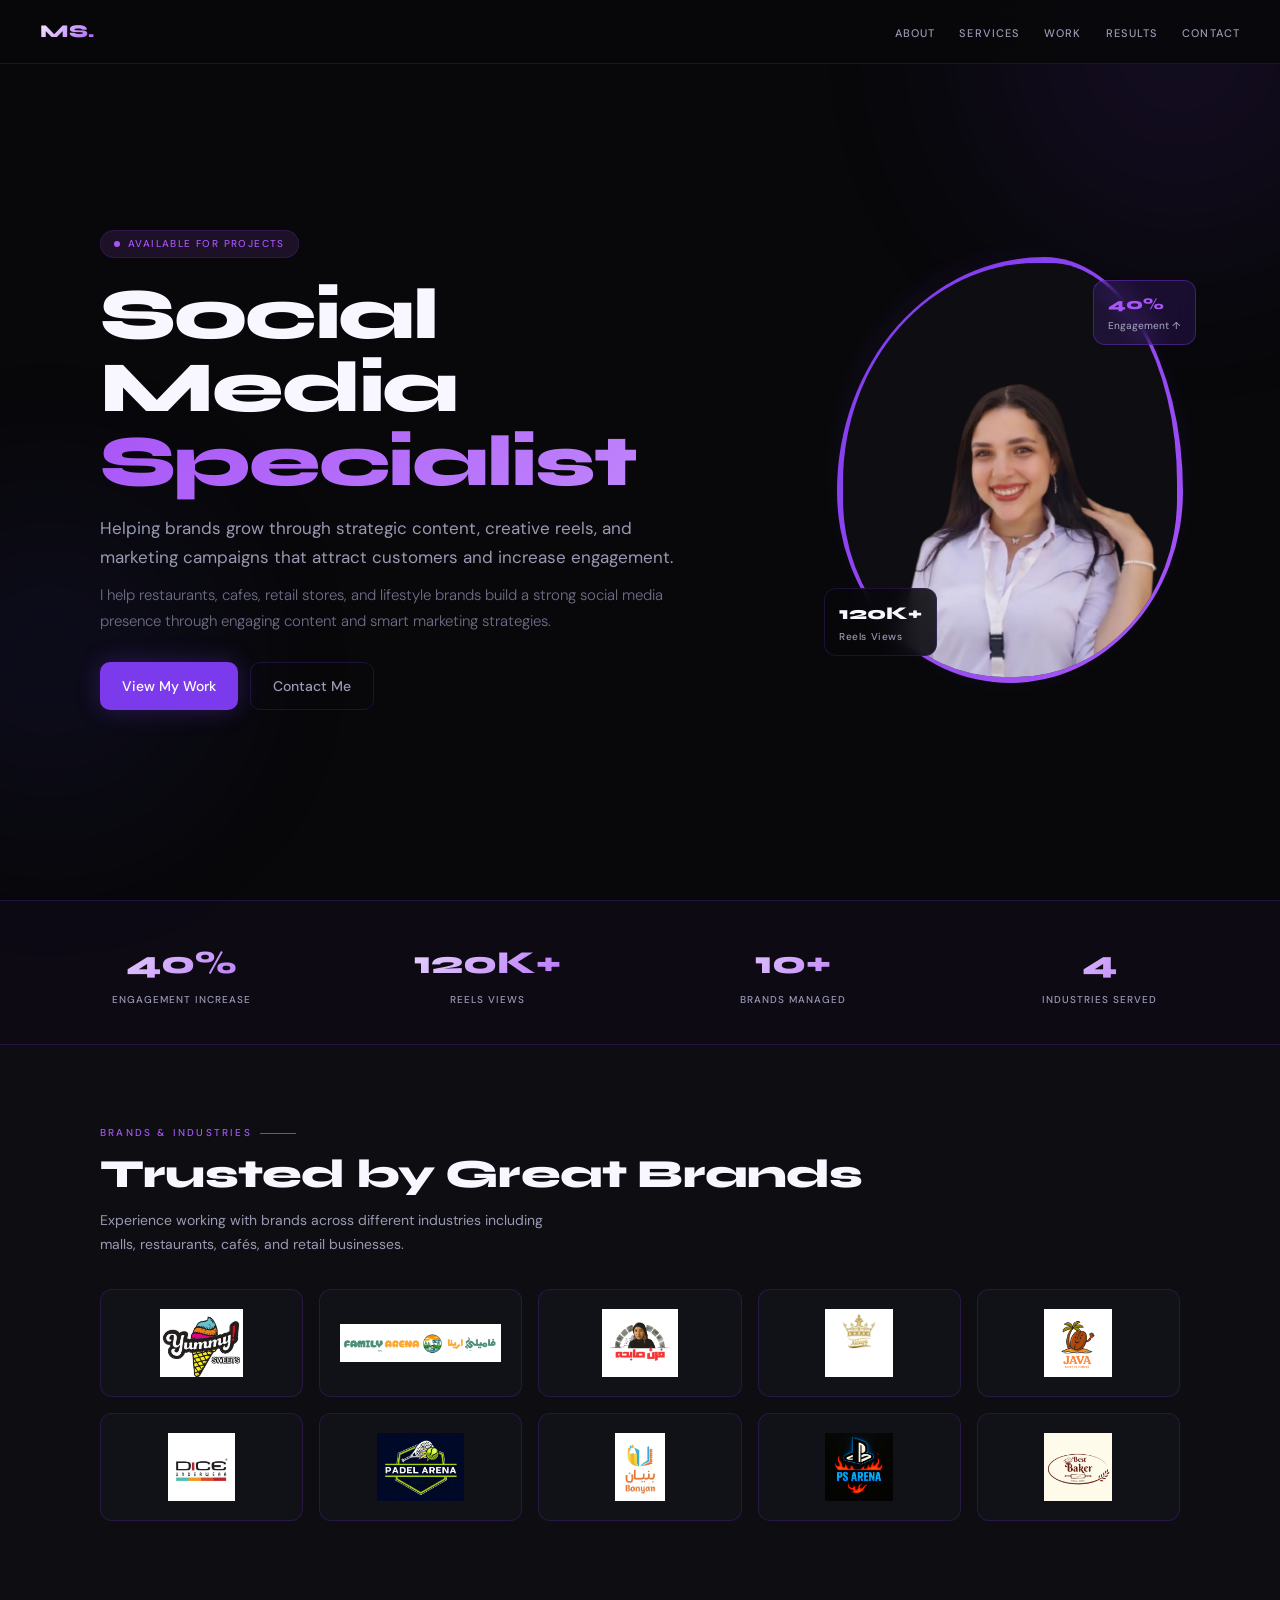
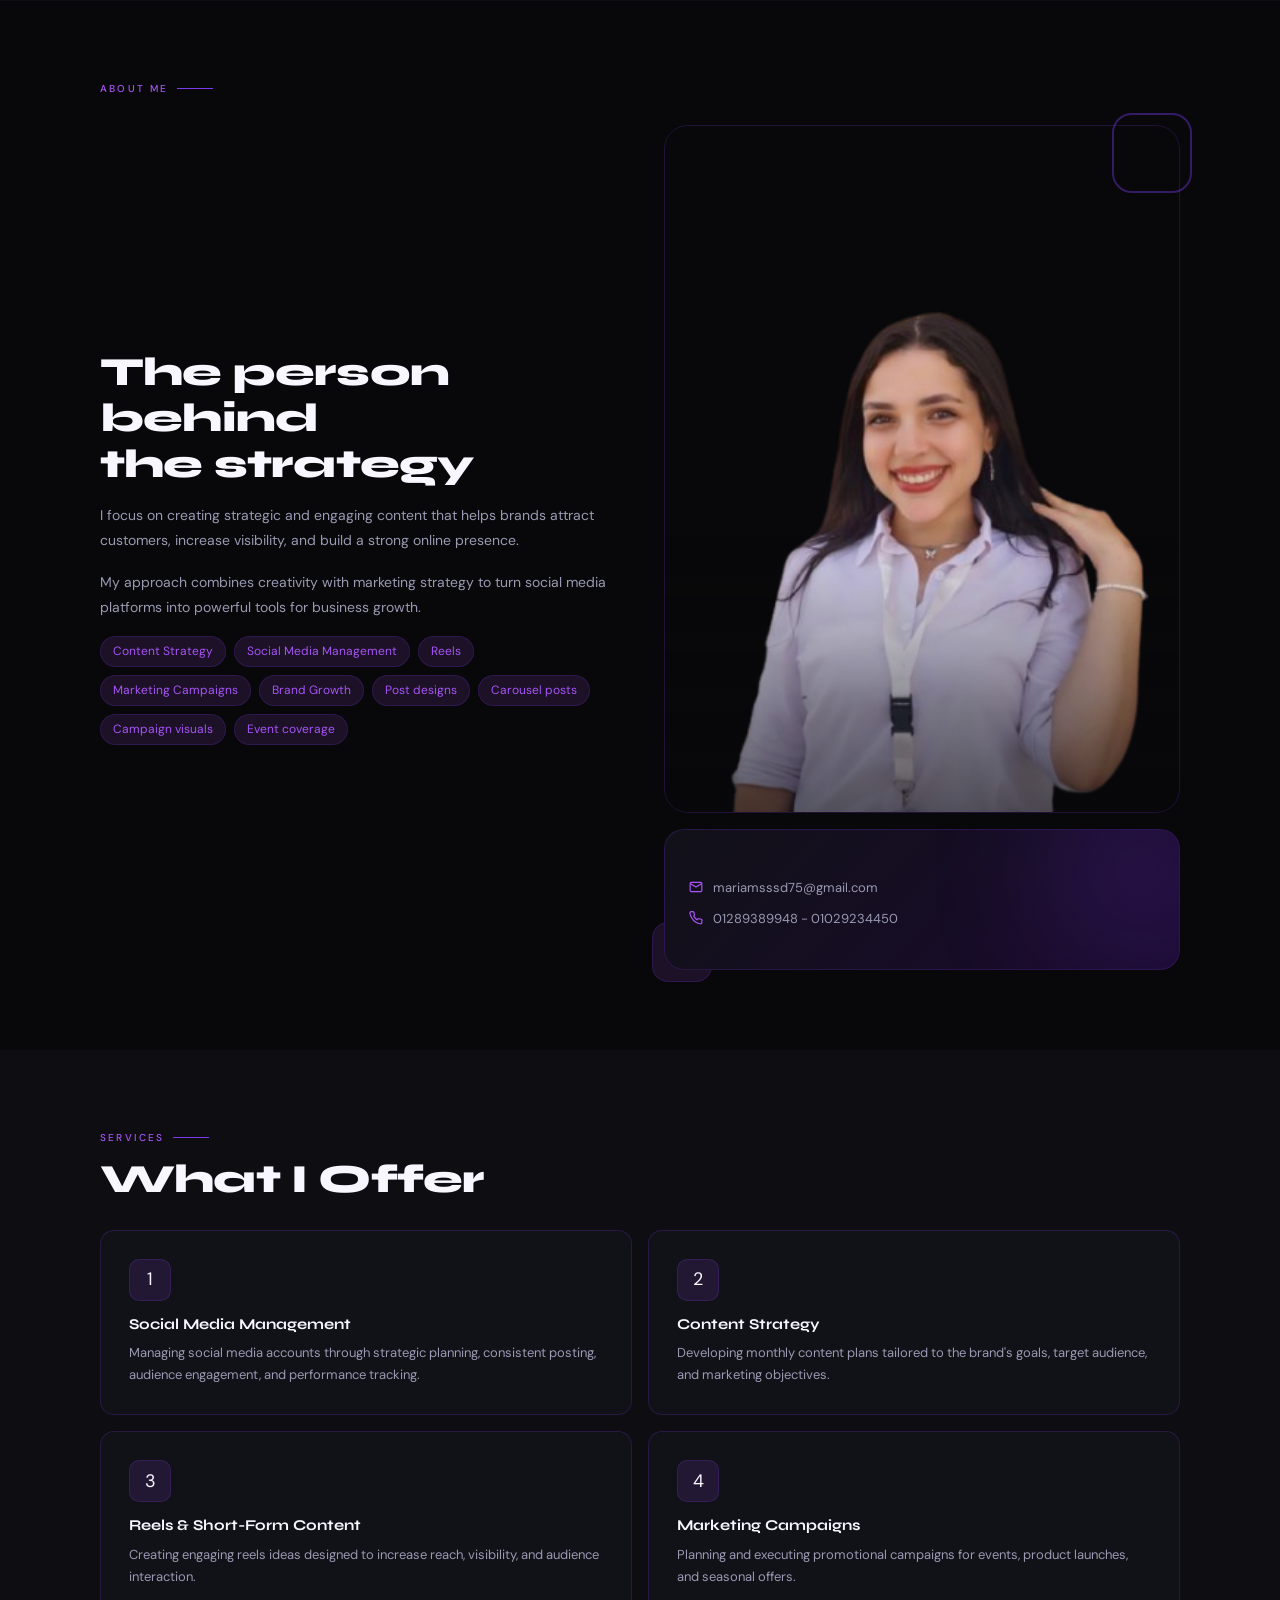
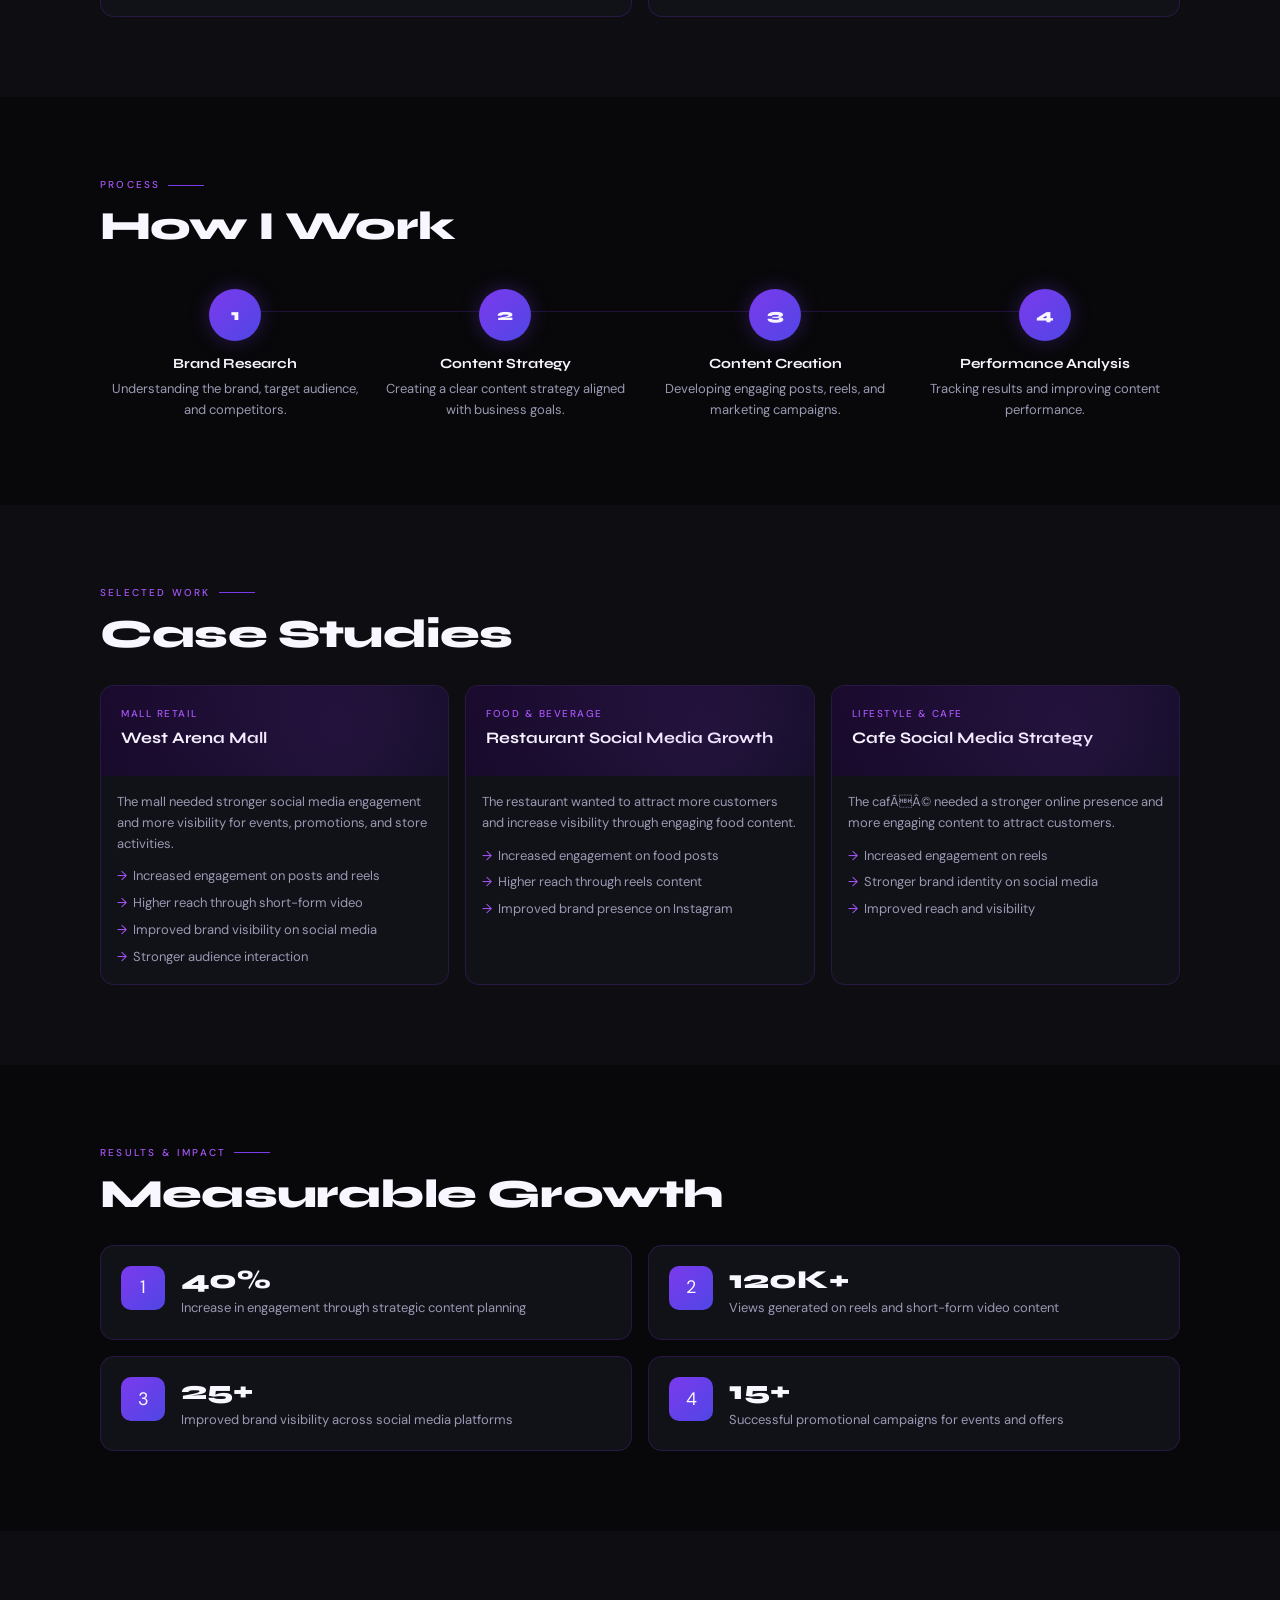
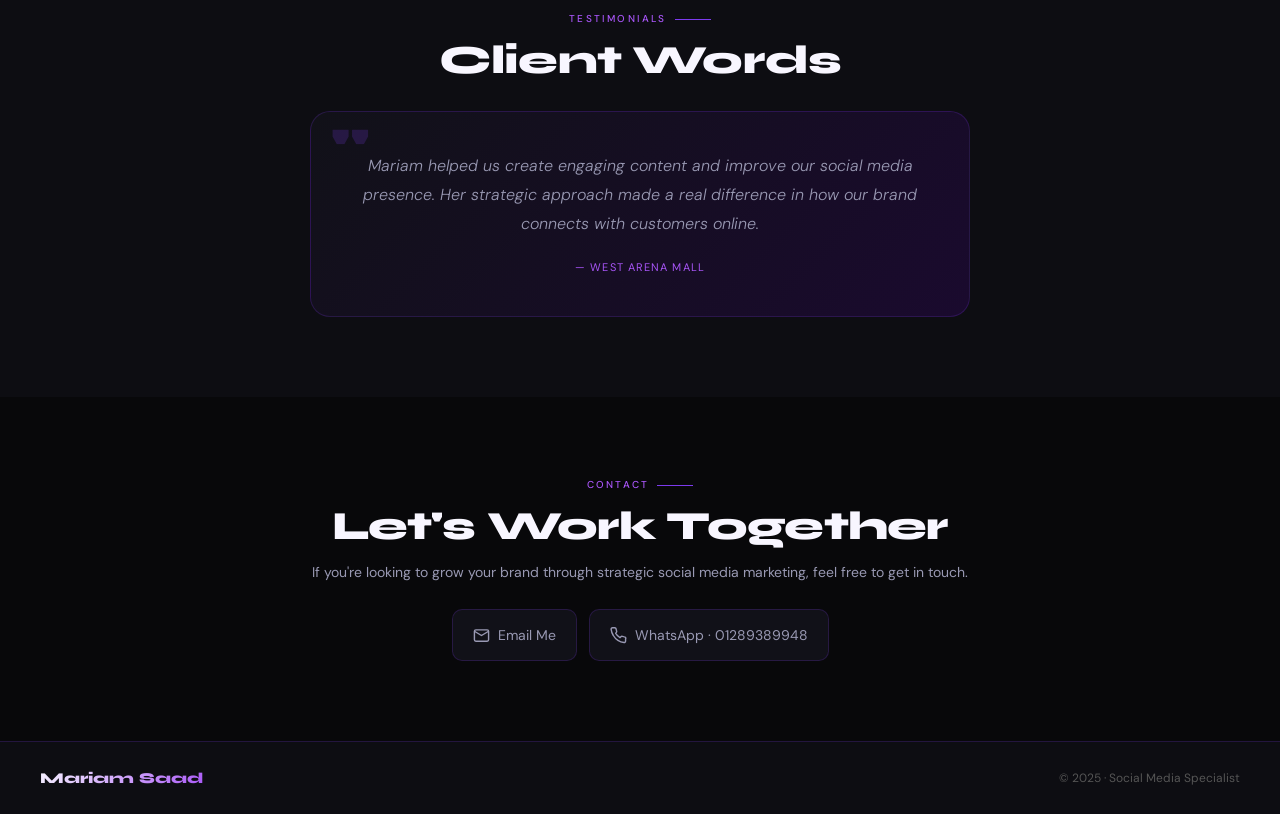
<file: index.html>
<!DOCTYPE html>
<html lang="en">
<head>
<meta charset="UTF-8">
<meta name="viewport" content="width=device-width, initial-scale=1.0">
<title>Mariam Saad — Social Media Specialist</title>
<link rel="preconnect" href="https://fonts.googleapis.com">
<link rel="preconnect" href="https://fonts.gstatic.com" crossorigin>
<link href="https://fonts.googleapis.com/css2?family=Syne:wght@700;800&family=DM+Sans:opsz,wght@9..40,300;9..40,400;9..40,500&display=swap" rel="stylesheet">
<link rel="stylesheet" href="style.css">
</head>
<body>

<div class="blob blob-1"></div>
<div class="blob blob-2"></div>

<nav>
  <div class="nav-logo">MS.</div>
  <ul class="nav-links">
    <li><a href="#about">About</a></li>
    <li><a href="#services">Services</a></li>
    <li><a href="#work">Work</a></li>
    <li><a href="#results">Results</a></li>
    <li><a href="#contact">Contact</a></li>
  </ul>
  <button class="hamburger" id="hbg" aria-label="Menu">
    <span></span><span></span><span></span>
  </button>
</nav>

<div class="mobile-menu" id="mm">
  <a href="#about" onclick="cm()">About</a>
  <a href="#services" onclick="cm()">Services</a>
  <a href="#work" onclick="cm()">Work</a>
  <a href="#results" onclick="cm()">Results</a>
  <a href="#contact" onclick="cm()">Contact</a>
</div>


<!-- HERO -->
<section>
<div class="hero">
  <div class="hero-inner">
    <div class="hc">
      <div class="badge"><span class="badge-dot"></span> <span id="hero-badge-text"></span></div>
      <h1 id="hero-title"></h1>
      <p class="hsub" id="hero-subtitle"></p>
      <p class="hdesc" id="hero-desc"></p>
      <div class="hbtns">
        <button class="btn1" onclick="document.getElementById('wmo').classList.add('active')">View My Work</button>
        <button class="btn2" onclick="document.getElementById('cmo').classList.add('active')">Contact Me</button>
      </div>
    </div>
    <div class="hero-photo">
      <div class="photo-wrap">
        <div class="photo-glow"></div>
        <div class="photo-ring"></div>
        <div class="photo-inner">
          <img src="img/image1.jpg" alt="mariam-saad">
        </div>
        <div class="photo-badge-1">
          <div>
            <div class="pb-num" id="hero-badge1-num"></div>
            <div class="pb-label" id="hero-badge1-label"></div>
          </div>
        </div>
        <div class="photo-badge-2">
          <div class="pb2-num" id="hero-badge2-num"></div>
          <div class="pb2-label" id="hero-badge2-label"></div>
        </div>
      </div>
    </div>
  </div>
</div>
</section>


<!-- STATS -->
<div class="stats" id="stats-section"></div>


<!-- BRANDS -->
<section class="csec">
<div class="si">
  <div class="sl">Brands &amp; Industries</div>
  <h2>Trusted by Great Brands</h2>
  <p style="color:var(--gray);max-width:480px;font-size:14px;line-height:1.7">Experience working with brands across different industries including malls, restaurants, cafés, and retail businesses.</p>
  <div class="cgrid">
    <div class="cc"><img src="img/image2.jpg" alt="mariam-saad"></div>
    <div class="cc"><img src="img/image3.jpg" alt="mariam-saad"></div>
    <div class="cc"><img src="img/image4.jpg" alt="mariam-saad"></div>
    <div class="cc"><img src="img/image5.jpg" alt="mariam-saad"></div>
    <div class="cc"><img src="img/image6.jpg" alt="mariam-saad"></div>
    <div class="cc"><img src="img/image7.jpg" alt="mariam-saad"></div>
    <div class="cc"><img src="img/image8.jpg" alt="mariam-saad"></div>
    <div class="cc"><img src="img/image9.jpg" alt="mariam-saad"></div>
    <div class="cc"><img src="img/image10.jpg" alt="mariam-saad"></div>
    <div class="cc"><img src="img/image11.jpg" alt="mariam-saad"></div>
  </div>
</div>
</section>


<!-- ABOUT -->
<section id="about">
<div class="si">
  <div class="sl">About Me</div>
  <div class="agrid">
    <div class="at">
      <h2>The person behind<br>the strategy</h2>
      <div id="about-paragraphs"></div>
      <div class="tags" id="about-tags"></div>
    </div>
    <div style="position:relative">
      <div class="about-photo-deco"></div>
      <div class="about-photo-deco2"></div>
      <div class="about-photo-wrap">
        <div class="about-photo-frame">
          <img src="img/image12.jpg" alt="mariam-saad">
        </div>
      </div>
      <div class="avis" style="margin-top:16px;">
        <div class="aname" id="about-name"></div>
        <div class="arole" id="about-role"></div>
        <div class="aci" id="about-email"></div>
        <div class="aci" id="about-phone"></div>
      </div>
    </div>
  </div>
</div>
</section>


<!-- SERVICES -->
<section id="services" class="ssec">
<div class="si">
  <div class="sl">Services</div>
  <h2>What I Offer</h2>
  <div class="sgrid" id="services-grid"></div>
</div>
</section>


<!-- PROCESS -->
<section>
<div class="si">
  <div class="sl">Process</div>
  <h2>How I Work</h2>
  <div class="ptk" id="process-grid"></div>
</div>
</section>


<!-- WORK -->
<section id="work" class="wsec">
<div class="si">
  <div class="sl">Selected Work</div>
  <h2>Case Studies</h2>
  <div class="wgrid" id="work-grid"></div>
</div>
</section>


<!-- RESULTS -->
<section id="results">
<div class="si">
  <div class="sl">Results &amp; Impact</div>
  <h2>Measurable Growth</h2>
  <div class="rgrid" id="results-grid"></div>
</div>
</section>


<!-- TESTIMONIALS -->
<section class="tsec">
<div class="si" style="text-align:center">
  <div class="sl" style="justify-content:center">Testimonials</div>
  <h2>Client Words</h2>
  <div class="tc">
    <div class="qm">"</div>
    <p class="tt" id="testimonial-text"></p>
    <p id="testimonial-author" style="margin-top:20px;color:var(--pl);font-size:11px;letter-spacing:.1em;text-transform:uppercase"></p>
  </div>
</div>
</section>


<!-- CONTACT -->
<section id="contact">
<div class="ctsec">
  <div class="sl" style="justify-content:center">Contact</div>
  <h2>Let's Work Together</h2>
  <p style="color:var(--gray);margin-top:12px;font-size:14px;line-height:1.7">If you're looking to grow your brand through strategic social media marketing, feel free to get in touch.</p>
  <div class="cls" id="contact-links"></div>
</div>
</section>

<footer>
  <div class="fn" id="footer-name">Mariam Saad</div>
  <p>© 2025 · Social Media Specialist</p>
</footer>


<!-- CONTACT MODAL -->
<div class="mo" id="cmo" onclick="if(event.target===this)this.classList.remove('active')">
  <div class="md">
    <div class="mh"></div>
    <button class="mc" onclick="document.getElementById('cmo').classList.remove('active')">✕</button>
    <h3>Get in Touch 👋</h3>
    <div id="contact-modal-links"></div>
  </div>
</div>


<!-- WORK MODAL -->
<div class="mo" id="wmo" onclick="if(event.target===this)this.classList.remove('active')">
  <div class="wmd">
    <div class="mh"></div>
    <button class="mc" onclick="document.getElementById('wmo').classList.remove('active')">✕</button>
    <p style="color:var(--pl);font-size:11px;letter-spacing:.15em;text-transform:uppercase;margin-bottom:6px" id="wmo-label"></p>
    <h3 id="wmo-title"></h3>
    <p style="color:var(--gray);font-size:13px;margin-top:8px;line-height:1.7" id="wmo-challenge"></p>
    <div class="wmg" id="wmo-grid"></div>
    <div style="margin-top:20px;padding-top:16px;border-top:1px solid var(--border)">
      <p style="color:var(--pl);font-size:11px;letter-spacing:.15em;text-transform:uppercase;margin-bottom:10px">Content Types</p>
      <div style="display:flex;gap:8px;flex-wrap:wrap" id="wmo-tags"></div>
    </div>
  </div>
</div>


<script>
// ── Nav / Hamburger ──────────────────────────────────────────────────────────
var hbg=document.getElementById('hbg'),mm=document.getElementById('mm');
hbg.addEventListener('click',function(){hbg.classList.toggle('open');mm.classList.toggle('open');});
function cm(){hbg.classList.remove('open');mm.classList.remove('open');}

// ── Scroll Animations ────────────────────────────────────────────────────────
if('IntersectionObserver' in window){
  var io=new IntersectionObserver(function(es){es.forEach(function(e){if(e.isIntersecting){e.target.style.opacity='1';e.target.style.transform='translateY(0)';}});},{threshold:.08});
  document.querySelectorAll('.sc,.wc,.rc,.cc,.ps2').forEach(function(el){el.style.opacity='0';el.style.transform='translateY(16px)';el.style.transition='opacity .5s ease, transform .5s ease';io.observe(el);});
}

// ── SVG ICONS ────────────────────────────────────────────────────────────────
var svgMail  = '<svg width="17" height="17" viewBox="0 0 24 24" fill="none" stroke="currentColor" stroke-width="2"><path d="M4 4h16c1.1 0 2 .9 2 2v12c0 1.1-.9 2-2 2H4c-1.1 0-2-.9-2-2V6c0-1.1.9-2 2-2z"/><polyline points="22,6 12,12 2,6"/></svg>';
var svgPhone = '<svg width="17" height="17" viewBox="0 0 24 24" fill="none" stroke="currentColor" stroke-width="2"><path d="M22 16.92v3a2 2 0 0 1-2.18 2 19.79 19.79 0 0 1-8.63-3.07A19.5 19.5 0 0 1 4.69 12 19.79 19.79 0 0 1 1.61 3.41 2 2 0 0 1 3.6 1h3a2 2 0 0 1 2 1.72 12.84 12.84 0 0 0 .7 2.81 2 2 0 0 1-.45 2.11L8.09 8.91a16 16 0 0 0 6 6l1.27-1.27a2 2 0 0 1 2.11-.45 12.84 12.84 0 0 0 2.81.7A2 2 0 0 1 22 16.92z"/></svg>';
var svgMail14= svgMail.replace('17','14').replace('17','14');
var svgPhone14=svgPhone.replace('17','14').replace('17','14');

// ── openWork (overridden after data loads) ───────────────────────────────────
function openWork(i){ document.getElementById('wmo').classList.add('active'); }

// ── LOAD DATA ────────────────────────────────────────────────────────────────
(async function(){
  var d;
  try {
    var res = await fetch('portfolio.json?v='+Date.now());
    if(!res.ok) throw new Error(res.status);
    d = await res.json();
  } catch(e) {
    console.warn('portfolio.json load failed:', e.message);
    return;
  }

  var $ = function(s){ return document.querySelector(s); };

  // ── HERO ──────────────────────────────────────────────────────────────────
  if(d.hero){
    var h = d.hero;
    var bt = document.getElementById('hero-badge-text');
    if(bt) bt.textContent = h.badge || '';
    var ht = document.getElementById('hero-title');
    if(ht) ht.innerHTML = (h.title_line1||'Social Media')+'<br><em>'+(h.title_line2||'Specialist')+'</em>';
    var hs = document.getElementById('hero-subtitle');
    if(hs) hs.textContent = h.subtitle || '';
    var hd = document.getElementById('hero-desc');
    if(hd) hd.textContent = h.description || '';
    document.title = 'Mariam Saad \u2014 '+(h.title_line1||'')+' '+(h.title_line2||'');
  }

  // ── HERO PHOTO BADGES ─────────────────────────────────────────────────────
  if(d.stats && d.stats.length >= 2){
    var b1n = document.getElementById('hero-badge1-num');
    var b1l = document.getElementById('hero-badge1-label');
    var b2n = document.getElementById('hero-badge2-num');
    var b2l = document.getElementById('hero-badge2-label');
    if(b1n) b1n.textContent = d.stats[1].number; // 120K+
    if(b1l) b1l.textContent = d.stats[1].label;
    if(b2n) b2n.textContent = d.stats[0].number; // 40%
    if(b2l) b2l.textContent = d.stats[0].label.replace(' Increase','') + ' ↑';
  }

  // ── STATS BAR ─────────────────────────────────────────────────────────────
  if(d.stats && d.stats.length){
    var sg = document.getElementById('stats-section');
    if(sg) sg.innerHTML = d.stats.map(function(s){
      return '<div class="stat"><div class="stn">'+s.number+'</div><div class="stl">'+s.label+'</div></div>';
    }).join('');
  }

  // ── ABOUT ─────────────────────────────────────────────────────────────────
  if(d.about){
    var a = d.about;

    // paragraphs
    var ap = document.getElementById('about-paragraphs');
    if(ap && a.paragraphs){
      ap.innerHTML = a.paragraphs.map(function(t){
        return '<p style="margin-top:16px">'+t+'</p>';
      }).join('');
    }

    // tags
    var at2 = document.getElementById('about-tags');
    if(at2 && a.tags){
      at2.innerHTML = a.tags.map(function(t){
        return '<span class="tag">'+t+'</span>';
      }).join('');
    }

    // contact card
    var ci = a.contact_info || {};
    var an = document.getElementById('about-name');   if(an) an.textContent = ci.name  || '';
    var ar = document.getElementById('about-role');   if(ar) ar.textContent = ci.role  || '';
    var ae = document.getElementById('about-email');
    if(ae && ci.email) ae.innerHTML = svgMail14 + ci.email;
    var aph = document.getElementById('about-phone');
    if(aph && ci.phone) aph.innerHTML = svgPhone14 + ci.phone;
  }

  // ── SERVICES ──────────────────────────────────────────────────────────────
  if(d.services && d.services.length){
    var sg2 = document.getElementById('services-grid');
    if(sg2) sg2.innerHTML = d.services.map(function(s){
      return '<div class="sc"><div class="si2">'+s.icon+'</div><div class="st">'+s.title+'</div><p class="sd">'+s.description+'</p></div>';
    }).join('');
  }

  // ── PROCESS ───────────────────────────────────────────────────────────────
  if(d.process && d.process.length){
    var pg = document.getElementById('process-grid');
    if(pg) pg.innerHTML = d.process.map(function(p){
      return '<div class="ps2"><div class="snum">'+p.step+'</div><div class="stit">'+p.title+'</div><p class="sds">'+p.description+'</p></div>';
    }).join('');
  }

  // ── WORK ──────────────────────────────────────────────────────────────────
  if(d.work && d.work.length){
    var wg = document.getElementById('work-grid');
    if(wg) wg.innerHTML = d.work.map(function(w,i){
      var results = (w.results||[]).map(function(r){return '<div class="wri">'+r+'</div>';}).join('');
      return '<div class="wc" style="cursor:pointer" onclick="openWork('+i+')">'
        +'<div class="wct"><div class="wl">'+w.label+'</div><div class="wtit">'+w.title+'</div></div>'
        +'<div class="wb"><p class="wch">'+w.challenge+'</p><div class="wrs">'+results+'</div></div>'
        +'</div>';
    }).join('');

    // override openWork with real data
    var workData = d.work;
    var contentTags = (d.about && d.about.tags) ? d.about.tags : [];
    window.openWork = function(i){
      var w = workData[i]; if(!w) return;
      var modal = document.getElementById('wmo'); if(!modal) return;
      var el = function(id){ return document.getElementById(id); };
      el('wmo-label').textContent    = w.label    || '';
      el('wmo-title').textContent    = w.title    || '';
      el('wmo-challenge').textContent= w.challenge|| '';
      // build wmg sections
      var sections = [
        {title:'The Challenge',  items:[w.challenge], type:'p'},
        {title:'Results',        items:w.results||[], type:'ul'}
      ];
      if(w.strategy) sections.splice(1,0,{title:'Strategy Focus', items:w.strategy, type:'ul'});
      el('wmo-grid').innerHTML = sections.map(function(s){
        var body = s.type==='p'
          ? '<p>'+s.items[0]+'</p>'
          : '<ul>'+s.items.map(function(r){return '<li>'+r+'</li>';}).join('')+'</ul>';
        return '<div class="wms"><h4>'+s.title+'</h4>'+body+'</div>';
      }).join('');
      // tags
      el('wmo-tags').innerHTML = (w.tags||contentTags).map(function(t){
        return '<span class="tag">'+t+'</span>';
      }).join('');
      modal.classList.add('active');
    };
  }

  // ── RESULTS ───────────────────────────────────────────────────────────────
  if(d.results && d.results.length){
    var rg = document.getElementById('results-grid');
    if(rg) rg.innerHTML = d.results.map(function(r){
      return '<div class="rc"><div class="ri">'+r.icon+'</div><div><div class="rn">'+r.number+'</div><div class="rt">'+r.label+'</div></div></div>';
    }).join('');
  }

  // ── TESTIMONIAL ───────────────────────────────────────────────────────────
  if(d.testimonial){
    var tt = document.getElementById('testimonial-text');
    var ta = document.getElementById('testimonial-author');
    if(tt) tt.textContent = d.testimonial.text   || '';
    if(ta) ta.textContent = '\u2014 ' + (d.testimonial.author || '');
  }

  // ── CONTACT ───────────────────────────────────────────────────────────────
  if(d.contact){
    var c = d.contact;
    var links = [];
    if(c.email)     links.push({href:'mailto:'+c.email, icon:svgMail,  label:'Email Me'});
    if(c.whatsapp){
      var nums = c.whatsapp.split(/[·,\/\s]+/).map(function(n){return n.replace(/\D/g,'');}).filter(Boolean);
      nums.forEach(function(n){links.push({href:'https://wa.me/'+n, icon:svgPhone, label:'WhatsApp · '+n.replace('20','0'), blank:true});});
    }
    if(c.instagram) links.push({href:c.instagram, icon:'📸', label:'Instagram', blank:true, emoji:true});
    if(c.facebook)  links.push({href:c.facebook,  icon:'📘', label:'Facebook',  blank:true, emoji:true});
    if(c.linkedin)  links.push({href:c.linkedin,  icon:'💼', label:'LinkedIn',  blank:true, emoji:true});
    if(c.tiktok)    links.push({href:c.tiktok,    icon:'🎵', label:'TikTok',    blank:true, emoji:true});

    var makeLink = function(x, cls){
      var icon = x.emoji ? '<span>'+x.icon+'</span>' : x.icon;
      return '<a href="'+x.href+'" class="'+cls+'"'+(x.blank?' target="_blank"':'')+'>'+icon+' '+x.label+'</a>';
    };

    var cl = document.getElementById('contact-links');
    if(cl) cl.innerHTML = links.map(function(x){return makeLink(x,'cl');}).join('');

    var cml = document.getElementById('contact-modal-links');
    if(cml) cml.innerHTML = links.map(function(x){return makeLink(x,'mci');}).join('');
  }

  // ── FOOTER ────────────────────────────────────────────────────────────────
  var fn = document.getElementById('footer-name');
  if(fn && d.about && d.about.contact_info && d.about.contact_info.name){
    fn.textContent = d.about.contact_info.name;
  }

  // re-run IntersectionObserver on newly rendered elements
  if('IntersectionObserver' in window){
    var io2=new IntersectionObserver(function(es){es.forEach(function(e){if(e.isIntersecting){e.target.style.opacity='1';e.target.style.transform='translateY(0)';}});},{threshold:.08});
    document.querySelectorAll('.sc,.wc,.rc,.ps2').forEach(function(el){
      if(el.style.opacity==='') {
        el.style.opacity='0';el.style.transform='translateY(16px)';el.style.transition='opacity .5s ease, transform .5s ease';io2.observe(el);
      }
    });
  }

})();
</script>
</body>
</html>
</file>
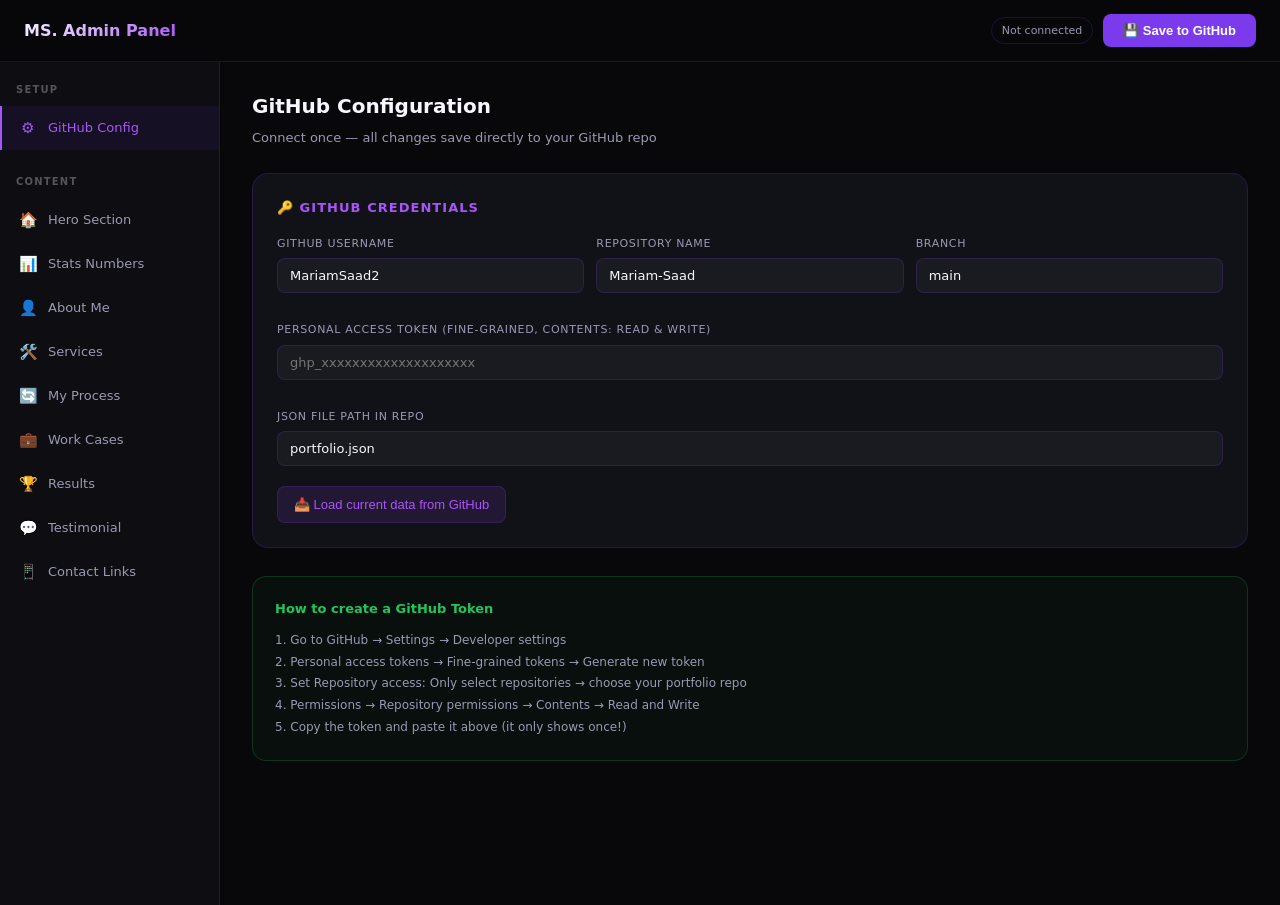
<file: admin.html>
<!DOCTYPE html>
<html lang="en">
<head>
<meta charset="UTF-8">
<meta name="viewport" content="width=device-width, initial-scale=1.0">
<title>Mariam Saad — Portfolio Admin</title>
<style>
:root {
  --black: #08080a;
  --deep: #0d0d12;
  --card: #111118;
  --purple: #7c3aed;
  --pl: #a855f7;
  --pg: rgba(124,58,237,.3);
  --ps: rgba(168,85,247,.12);
  --white: #f8f6ff;
  --gray: #9999b3;
  --border: rgba(124,58,237,.2);
  --green: #22c55e;
  --red: #ef4444;
}
*{margin:0;padding:0;box-sizing:border-box;}
body{background:var(--black);color:var(--white);font-family:'Segoe UI',system-ui,sans-serif;font-size:14px;line-height:1.6;}

/* TOP BAR */
.topbar{position:sticky;top:0;z-index:100;background:rgba(8,8,10,.95);backdrop-filter:blur(20px);border-bottom:1px solid var(--border);display:flex;align-items:center;justify-content:space-between;padding:14px 24px;}
.topbar-logo{font-weight:800;font-size:16px;background:linear-gradient(135deg,var(--white),var(--pl));-webkit-background-clip:text;-webkit-text-fill-color:transparent;background-clip:text;}
.topbar-actions{display:flex;align-items:center;gap:10px;}
.gh-status{font-size:11px;color:var(--gray);padding:4px 10px;border:1px solid var(--border);border-radius:20px;}
.gh-status.ok{color:var(--green);border-color:rgba(34,197,94,.3);}
.gh-status.err{color:var(--red);border-color:rgba(239,68,68,.3);}
.save-btn{background:var(--purple);color:#fff;border:none;border-radius:8px;padding:9px 20px;font-size:13px;font-weight:600;cursor:pointer;transition:opacity .2s;}
.save-btn:hover{opacity:.85;}
.save-btn:disabled{opacity:.4;cursor:not-allowed;}

/* LAYOUT */
.layout{display:grid;grid-template-columns:220px 1fr;min-height:calc(100vh - 57px);}

/* SIDEBAR */
.sidebar{background:var(--deep);border-right:1px solid var(--border);padding:20px 0;}
.sidebar-section{margin-bottom:24px;}
.sidebar-label{font-size:10px;font-weight:600;letter-spacing:.12em;text-transform:uppercase;color:#555;padding:0 16px;margin-bottom:8px;}
.nav-item{display:flex;align-items:center;gap:10px;padding:10px 16px;cursor:pointer;color:var(--gray);font-size:13px;border-left:2px solid transparent;transition:all .2s;}
.nav-item:hover{color:var(--white);background:rgba(124,58,237,.06);}
.nav-item.active{color:var(--pl);border-left-color:var(--pl);background:rgba(124,58,237,.08);}
.nav-item .icon{font-size:15px;width:20px;text-align:center;}

/* MAIN */
.main{padding:28px 32px;overflow-y:auto;}
.page{display:none;}
.page.active{display:block;}

/* GH CONFIG */
.gh-config{background:var(--card);border:1px solid var(--border);border-radius:16px;padding:24px;margin-bottom:28px;}
.gh-config-title{font-size:13px;font-weight:600;letter-spacing:.08em;text-transform:uppercase;color:var(--pl);margin-bottom:16px;}
.gh-grid{display:grid;grid-template-columns:1fr 1fr 1fr;gap:12px;}
.gh-grid-full{grid-column:1/-1;}

/* FORM ELEMENTS */
.field{margin-bottom:16px;}
.label{font-size:11px;font-weight:500;color:var(--gray);letter-spacing:.06em;text-transform:uppercase;margin-bottom:6px;display:block;}
input[type=text],input[type=email],input[type=password],input[type=url],textarea,select{
  width:100%;background:rgba(255,255,255,.04);border:1px solid var(--border);border-radius:8px;
  color:var(--white);font-size:13px;padding:9px 12px;font-family:inherit;transition:border-color .2s;
}
input:focus,textarea:focus{outline:none;border-color:var(--purple);}
textarea{resize:vertical;min-height:80px;}

/* SECTION CARDS */
.section-title{font-size:20px;font-weight:700;margin-bottom:6px;}
.section-sub{color:var(--gray);font-size:13px;margin-bottom:24px;}
.card{background:var(--card);border:1px solid var(--border);border-radius:14px;padding:22px;margin-bottom:14px;}
.card-header{display:flex;align-items:center;justify-content:space-between;margin-bottom:16px;}
.card-title{font-size:13px;font-weight:600;color:var(--pl);}
.del-btn{background:rgba(239,68,68,.12);border:1px solid rgba(239,68,68,.25);color:var(--red);border-radius:6px;padding:5px 10px;font-size:12px;cursor:pointer;transition:all .2s;}
.del-btn:hover{background:rgba(239,68,68,.2);}
.add-btn{display:flex;align-items:center;gap:8px;background:var(--ps);border:1px solid var(--border);border-radius:8px;color:var(--pl);font-size:13px;padding:10px 16px;cursor:pointer;transition:all .2s;margin-top:4px;}
.add-btn:hover{border-color:var(--purple);}
.two-col{display:grid;grid-template-columns:1fr 1fr;gap:12px;}
.three-col{display:grid;grid-template-columns:1fr 1fr 1fr;gap:12px;}

/* TAGS */
.tags-wrap{display:flex;flex-wrap:wrap;gap:8px;margin-top:8px;}
.tag-pill{display:flex;align-items:center;gap:6px;background:var(--ps);border:1px solid var(--border);border-radius:20px;padding:4px 10px;font-size:12px;color:var(--pl);}
.tag-pill button{background:none;border:none;cursor:pointer;color:var(--gray);font-size:14px;line-height:1;padding:0;}
.tag-input-row{display:flex;gap:8px;margin-top:10px;}
.tag-input-row input{flex:1;}

/* TOAST */
.toast{position:fixed;bottom:24px;right:24px;padding:12px 20px;border-radius:10px;font-size:13px;font-weight:500;z-index:999;transform:translateY(80px);opacity:0;transition:all .3s;}
.toast.success{background:#15803d;color:#fff;transform:translateY(0);opacity:1;}
.toast.error{background:#b91c1c;color:#fff;transform:translateY(0);opacity:1;}

/* RESULTS TABLE */
.results-row{display:grid;grid-template-columns:60px 100px 1fr;gap:12px;align-items:center;}
</style>
</head>
<body>

<div class="topbar">
  <div class="topbar-logo">MS. Admin Panel</div>
  <div class="topbar-actions">
    <span class="gh-status" id="ghStatus">Not connected</span>
    <button class="save-btn" id="saveBtn" onclick="saveToGitHub()">💾 Save to GitHub</button>
  </div>
</div>

<div class="layout">

  <!-- SIDEBAR -->
  <aside class="sidebar">
    <div class="sidebar-section">
      <div class="sidebar-label">Setup</div>
      <div class="nav-item active" onclick="showPage('github')"><span class="icon">⚙️</span> GitHub Config</div>
    </div>
    <div class="sidebar-section">
      <div class="sidebar-label">Content</div>
      <div class="nav-item" onclick="showPage('hero')"><span class="icon">🏠</span> Hero Section</div>
      <div class="nav-item" onclick="showPage('stats')"><span class="icon">📊</span> Stats Numbers</div>
      <div class="nav-item" onclick="showPage('about')"><span class="icon">👤</span> About Me</div>
      <div class="nav-item" onclick="showPage('services')"><span class="icon">🛠️</span> Services</div>
      <div class="nav-item" onclick="showPage('process')"><span class="icon">🔄</span> My Process</div>
      <div class="nav-item" onclick="showPage('work')"><span class="icon">💼</span> Work Cases</div>
      <div class="nav-item" onclick="showPage('results')"><span class="icon">🏆</span> Results</div>
      <div class="nav-item" onclick="showPage('testimonial')"><span class="icon">💬</span> Testimonial</div>
      <div class="nav-item" onclick="showPage('contact')"><span class="icon">📱</span> Contact Links</div>
    </div>
  </aside>

  <!-- MAIN -->
  <main class="main">

    <!-- GITHUB CONFIG PAGE -->
    <div class="page active" id="page-github">
      <div class="section-title">GitHub Configuration</div>
      <div class="section-sub">Connect once — all changes save directly to your GitHub repo</div>
      <div class="gh-config">
        <div class="gh-config-title">🔑 GitHub Credentials</div>
        <div class="gh-grid">
          <div class="field">
            <label class="label">GitHub Username</label>
            <input type="text" value="MariamSaad2" id="gh-user" placeholder="MariamSaad2" />
          </div>
          <div class="field">
            <label class="label">Repository Name</label>
            <input type="text" value="Mariam-Saad" id="gh-repo" placeholder="Mariam-Saad" />
          </div>
          <div class="field">
            <label class="label">Branch</label>
            <input type="text" id="gh-branch" value="main" />
          </div>
          <div class="field gh-grid-full">
            <label class="label">Personal Access Token (Fine-grained, Contents: Read & Write)</label>
            <input type="password" id="gh-token" placeholder="ghp_xxxxxxxxxxxxxxxxxxxx" />
          </div>
          <div class="field gh-grid-full">
            <label class="label">JSON File Path in Repo</label>
            <input type="text" id="gh-path" value="portfolio.json" />
          </div>
        </div>
        <button class="add-btn" onclick="loadFromGitHub()">📥 Load current data from GitHub</button>
      </div>
      <div class="card" style="border-color:rgba(34,197,94,.2);background:rgba(34,197,94,.04);">
        <div style="color:var(--green);font-size:13px;font-weight:600;margin-bottom:10px;">How to create a GitHub Token</div>
        <div style="color:var(--gray);font-size:12px;line-height:1.8;">
          1. Go to GitHub → Settings → Developer settings<br>
          2. Personal access tokens → Fine-grained tokens → Generate new token<br>
          3. Set Repository access: Only select repositories → choose your portfolio repo<br>
          4. Permissions → Repository permissions → Contents → Read and Write<br>
          5. Copy the token and paste it above (it only shows once!)
        </div>
      </div>
    </div>

    <!-- HERO PAGE -->
    <div class="page" id="page-hero">
      <div class="section-title">Hero Section</div>
      <div class="section-sub">The first thing visitors see on your portfolio</div>
      <div class="card">
        <div class="field"><label class="label">Badge Text (small top badge)</label><input type="text" id="hero-badge" placeholder="Available for projects" /></div>
        <div class="two-col">
          <div class="field"><label class="label">Title Line 1</label><input type="text" id="hero-title1" placeholder="Social Media" /></div>
          <div class="field"><label class="label">Title Line 2 (colored)</label><input type="text" id="hero-title2" placeholder="Specialist" /></div>
        </div>
        <div class="field"><label class="label">Subtitle (larger text under title)</label><textarea id="hero-subtitle" rows="2"></textarea></div>
        <div class="field"><label class="label">Description (smaller gray text)</label><textarea id="hero-description" rows="2"></textarea></div>
      </div>
    </div>

    <!-- STATS PAGE -->
    <div class="page" id="page-stats">
      <div class="section-title">Stats Numbers</div>
      <div class="section-sub">The 4 achievement numbers shown below the hero</div>
      <div id="stats-container"></div>
    </div>

    <!-- ABOUT PAGE -->
    <div class="page" id="page-about">
      <div class="section-title">About Me</div>
      <div class="section-sub">Your bio paragraphs, tags, and contact info in the about section</div>

      <div class="card">
        <div class="card-header"><div class="card-title">Bio Paragraphs</div></div>
        <div id="about-paragraphs"></div>
        <button class="add-btn" onclick="addParagraph()">+ Add Paragraph</button>
      </div>

      <div class="card">
        <div class="card-header"><div class="card-title">Skill Tags</div></div>
        <div id="about-tags" class="tags-wrap"></div>
        <div class="tag-input-row">
          <input type="text" id="new-tag" placeholder="e.g. Content Strategy" onkeydown="if(event.key==='Enter')addTag()" />
          <button class="add-btn" onclick="addTag()">+ Add</button>
        </div>
      </div>

      <div class="card">
        <div class="card-header"><div class="card-title">Contact Info (shown in About card)</div></div>
        <div class="three-col">
          <div class="field"><label class="label">Location</label><input type="text" id="about-location" placeholder="Cairo, Egypt" /></div>
          <div class="field"><label class="label">Email</label><input type="email" id="about-email" /></div>
          <div class="field"><label class="label">Phone</label><input type="text" id="about-phone" /></div>
        </div>
      </div>
    </div>

    <!-- SERVICES PAGE -->
    <div class="page" id="page-services">
      <div class="section-title">Services</div>
      <div class="section-sub">The services you offer — shown as cards</div>
      <div id="services-container"></div>
      <button class="add-btn" onclick="addService()">+ Add Service</button>
    </div>

    <!-- PROCESS PAGE -->
    <div class="page" id="page-process">
      <div class="section-title">My Process</div>
      <div class="section-sub">The step-by-step numbered process</div>
      <div id="process-container"></div>
      <button class="add-btn" onclick="addProcessStep()">+ Add Step</button>
    </div>

    <!-- WORK PAGE -->
    <div class="page" id="page-work">
      <div class="section-title">Work Cases</div>
      <div class="section-sub">Real client projects and results</div>
      <div id="work-container"></div>
      <button class="add-btn" onclick="addWorkCase()">+ Add Case Study</button>
    </div>

    <!-- RESULTS PAGE -->
    <div class="page" id="page-results">
      <div class="section-title">Results</div>
      <div class="section-sub">The 4 key result metrics shown in the results section</div>
      <div id="results-container"></div>
    </div>

    <!-- TESTIMONIAL PAGE -->
    <div class="page" id="page-testimonial">
      <div class="section-title">Testimonial</div>
      <div class="section-sub">The client quote shown on your portfolio</div>
      <div class="card">
        <div class="field"><label class="label">Quote Text</label><textarea id="testimonial-text" rows="4"></textarea></div>
        <div class="field"><label class="label">Author (name + role)</label><input type="text" id="testimonial-author" placeholder="Ahmed K., Restaurant Owner" /></div>
      </div>
    </div>

    <!-- CONTACT PAGE -->
    <div class="page" id="page-contact">
      <div class="section-title">Contact Links</div>
      <div class="section-sub">How clients can reach you</div>
      <div class="card">
        <div class="two-col">
          <div class="field"><label class="label">📧 Email</label><input type="email" id="contact-email" /></div>
          <div class="field"><label class="label">📱 WhatsApp Number</label><input type="text" id="contact-whatsapp" placeholder="+201000000000" /></div>
          <div class="field"><label class="label">📸 Instagram URL</label><input type="url" id="contact-instagram" placeholder="https://instagram.com/..." /></div>
          <div class="field"><label class="label">📘 Facebook URL</label><input type="url" id="contact-facebook" placeholder="https://facebook.com/..." /></div>
          <div class="field"><label class="label">💼 LinkedIn URL</label><input type="url" id="contact-linkedin" placeholder="https://linkedin.com/in/..." /></div>
          <div class="field"><label class="label">🎵 TikTok URL</label><input type="url" id="contact-tiktok" placeholder="https://tiktok.com/@..." /></div>
        </div>
      </div>
    </div>

  </main>
</div>

<div class="toast" id="toast"></div>

<script>
// ── STATE ──────────────────────────────────────────────────────────────────
let data = {};
let fileSha = null;
let aboutTags = [];
let workResults = {}; // store results arrays per work index

// ── NAVIGATION ────────────────────────────────────────────────────────────
function showPage(name) {
  document.querySelectorAll('.page').forEach(p => p.classList.remove('active'));
  document.querySelectorAll('.nav-item').forEach(n => n.classList.remove('active'));
  document.getElementById('page-' + name).classList.add('active');
  event.currentTarget.classList.add('active');
}

// ── GITHUB ────────────────────────────────────────────────────────────────
function ghConfig() {
  return {
    token: document.getElementById('gh-token').value.trim(),
    user: document.getElementById('gh-user').value.trim(),
    repo: document.getElementById('gh-repo').value.trim(),
    branch: document.getElementById('gh-branch').value.trim() || 'main',
    path: document.getElementById('gh-path').value.trim()
  };
}

async function loadFromGitHub() {
  const c = ghConfig();
  if (!c.token || !c.user || !c.repo) { toast('Fill in GitHub credentials first', 'error'); return; }
  toast('Loading from GitHub...', '');
  try {
    const res = await fetch(`https://api.github.com/repos/${c.user}/${c.repo}/contents/${c.path}?ref=${c.branch}`, {
      headers: { Authorization: `Bearer ${c.token}`, Accept: 'application/vnd.github.v3+json' }
    });
    if (!res.ok) throw new Error(`GitHub error: ${res.status}`);
    const json = await res.json();
    fileSha = json.sha;
    data = JSON.parse(atob(json.content.replace(/\n/g, '')));
    fillAllForms();
    setStatus('Connected', 'ok');
    toast('Data loaded successfully ✓', 'success');
  } catch(e) {
    setStatus('Error', 'err');
    toast(e.message, 'error');
  }
}

async function saveToGitHub() {
  const c = ghConfig();
  if (!c.token || !c.user || !c.repo) { toast('Fill in GitHub credentials first', 'error'); return; }
  const btn = document.getElementById('saveBtn');
  btn.disabled = true; btn.textContent = 'Saving...';
  collectAllData();
  const content = btoa(unescape(encodeURIComponent(JSON.stringify(data, null, 2))));
  const body = { message: 'Update portfolio content via admin panel', content, branch: c.branch };
  if (fileSha) body.sha = fileSha;
  try {
    const res = await fetch(`https://api.github.com/repos/${c.user}/${c.repo}/contents/${c.path}`, {
      method: 'PUT',
      headers: { Authorization: `Bearer ${c.token}`, Accept: 'application/vnd.github.v3+json', 'Content-Type': 'application/json' },
      body: JSON.stringify(body)
    });
    const json = await res.json();
    if (!res.ok) throw new Error(json.message || 'Save failed');
    fileSha = json.content.sha;
    toast('Saved to GitHub ✓ Portfolio updated!', 'success');
  } catch(e) {
    toast(e.message, 'error');
  } finally {
    btn.disabled = false; btn.textContent = '💾 Save to GitHub';
  }
}

function setStatus(text, cls) {
  const el = document.getElementById('ghStatus');
  el.textContent = text;
  el.className = 'gh-status ' + cls;
}

// ── FILL FORMS ────────────────────────────────────────────────────────────
function fillAllForms() {
  fillHero(); fillStats(); fillAbout(); fillServices(); fillProcess(); fillWork(); fillResults(); fillTestimonial(); fillContact();
}

function fillHero() {
  const h = data.hero || {};
  document.getElementById('hero-badge').value = h.badge || '';
  document.getElementById('hero-title1').value = h.title_line1 || '';
  document.getElementById('hero-title2').value = h.title_line2 || '';
  document.getElementById('hero-subtitle').value = h.subtitle || '';
  document.getElementById('hero-description').value = h.description || '';
}

function fillStats() {
  const stats = data.stats || [];
  const c = document.getElementById('stats-container');
  c.innerHTML = stats.map((s, i) => `
    <div class="card">
      <div class="card-header"><div class="card-title">Stat #${i+1}</div></div>
      <div class="two-col">
        <div class="field"><label class="label">Number / Value</label><input type="text" id="stat-num-${i}" value="${s.number || ''}" placeholder="50+" /></div>
        <div class="field"><label class="label">Label</label><input type="text" id="stat-label-${i}" value="${s.label || ''}" placeholder="Brands Served" /></div>
      </div>
    </div>`).join('');
}

function fillAbout() {
  const a = data.about || {};
  const paras = a.paragraphs || [];
  renderParagraphs(paras);
  aboutTags = [...(a.tags || [])];
  renderTags();
  const ci = a.contact_info || {};
  document.getElementById('about-location').value = ci.location || '';
  document.getElementById('about-email').value = ci.email || '';
  document.getElementById('about-phone').value = ci.phone || '';
}

function renderParagraphs(paras) {
  const c = document.getElementById('about-paragraphs');
  c.innerHTML = paras.map((p, i) => `
    <div style="display:flex;gap:8px;margin-bottom:10px;align-items:flex-start">
      <textarea id="para-${i}" rows="2" style="flex:1">${p}</textarea>
      <button class="del-btn" onclick="removeParagraph(${i})">✕</button>
    </div>`).join('');
}

function addParagraph() {
  const paras = getCurrentParagraphs();
  paras.push('');
  renderParagraphs(paras);
}

function removeParagraph(i) {
  const paras = getCurrentParagraphs();
  paras.splice(i, 1);
  renderParagraphs(paras);
}

function getCurrentParagraphs() {
  const paras = [];
  let i = 0;
  while (document.getElementById(`para-${i}`)) {
    paras.push(document.getElementById(`para-${i}`).value);
    i++;
  }
  return paras;
}

function renderTags() {
  document.getElementById('about-tags').innerHTML = aboutTags.map((t, i) =>
    `<span class="tag-pill">${t}<button onclick="removeTag(${i})">×</button></span>`).join('');
}

function addTag() {
  const inp = document.getElementById('new-tag');
  if (inp.value.trim()) { aboutTags.push(inp.value.trim()); inp.value = ''; renderTags(); }
}

function removeTag(i) { aboutTags.splice(i, 1); renderTags(); }

function fillServices() {
  const services = data.services || [];
  const c = document.getElementById('services-container');
  c.innerHTML = services.map((s, i) => `
    <div class="card" id="svc-${i}">
      <div class="card-header"><div class="card-title">Service ${i+1}</div><button class="del-btn" onclick="removeService(${i})">Delete</button></div>
      <div class="two-col">
        <div class="field"><label class="label">Icon (emoji)</label><input type="text" id="svc-icon-${i}" value="${s.icon || ''}" style="font-size:20px" /></div>
        <div class="field"><label class="label">Title</label><input type="text" id="svc-title-${i}" value="${s.title || ''}" /></div>
      </div>
      <div class="field"><label class="label">Description</label><textarea id="svc-desc-${i}" rows="2">${s.description || ''}</textarea></div>
    </div>`).join('');
}

function addService() {
  const services = collectServices();
  services.push({icon:'📌', title:'', description:''});
  data.services = services;
  fillServices();
}

function removeService(i) {
  const s = collectServices();
  s.splice(i, 1);
  data.services = s;
  fillServices();
}

function collectServices() {
  const s = [];
  let i = 0;
  while (document.getElementById(`svc-${i}`)) {
    s.push({
      icon: document.getElementById(`svc-icon-${i}`).value,
      title: document.getElementById(`svc-title-${i}`).value,
      description: document.getElementById(`svc-desc-${i}`).value
    });
    i++;
  }
  return s;
}

function fillProcess() {
  const steps = data.process || [];
  const c = document.getElementById('process-container');
  c.innerHTML = steps.map((s, i) => `
    <div class="card" id="proc-${i}">
      <div class="card-header"><div class="card-title">Step ${i+1}</div><button class="del-btn" onclick="removeProcessStep(${i})">Delete</button></div>
      <div class="three-col">
        <div class="field"><label class="label">Step Number</label><input type="text" id="proc-step-${i}" value="${s.step || ''}" placeholder="01" /></div>
        <div class="field" style="grid-column:2/-1"><label class="label">Title</label><input type="text" id="proc-title-${i}" value="${s.title || ''}" /></div>
      </div>
      <div class="field"><label class="label">Description</label><textarea id="proc-desc-${i}" rows="2">${s.description || ''}</textarea></div>
    </div>`).join('');
}

function addProcessStep() {
  const steps = collectProcess();
  steps.push({step: String(steps.length+1).padStart(2,'0'), title:'', description:''});
  data.process = steps;
  fillProcess();
}

function removeProcessStep(i) {
  const steps = collectProcess();
  steps.splice(i, 1);
  data.process = steps;
  fillProcess();
}

function collectProcess() {
  const s = [];
  let i = 0;
  while (document.getElementById(`proc-${i}`)) {
    s.push({
      step: document.getElementById(`proc-step-${i}`).value,
      title: document.getElementById(`proc-title-${i}`).value,
      description: document.getElementById(`proc-desc-${i}`).value
    });
    i++;
  }
  return s;
}

function fillWork() {
  const work = data.work || [];
  const c = document.getElementById('work-container');
  c.innerHTML = work.map((w, i) => {
    const results = w.results || [];
    return `
    <div class="card" id="work-${i}">
      <div class="card-header"><div class="card-title">Case Study ${i+1}</div><button class="del-btn" onclick="removeWorkCase(${i})">Delete</button></div>
      <div class="two-col">
        <div class="field"><label class="label">Category Label</label><input type="text" id="work-label-${i}" value="${w.label || ''}" placeholder="Restaurant / F&B" /></div>
        <div class="field"><label class="label">Client / Project Name</label><input type="text" id="work-title-${i}" value="${w.title || ''}" /></div>
      </div>
      <div class="field"><label class="label">Challenge</label><textarea id="work-challenge-${i}" rows="2">${w.challenge || ''}</textarea></div>
      <div class="field">
        <label class="label">Results (one per line)</label>
        <textarea id="work-results-${i}" rows="3">${results.join('\n')}</textarea>
      </div>
    </div>`;
  }).join('');
}

function addWorkCase() {
  const work = collectWork();
  work.push({label:'', title:'', challenge:'', results:[]});
  data.work = work;
  fillWork();
}

function removeWorkCase(i) {
  const work = collectWork();
  work.splice(i, 1);
  data.work = work;
  fillWork();
}

function collectWork() {
  const w = [];
  let i = 0;
  while (document.getElementById(`work-${i}`)) {
    w.push({
      label: document.getElementById(`work-label-${i}`).value,
      title: document.getElementById(`work-title-${i}`).value,
      challenge: document.getElementById(`work-challenge-${i}`).value,
      results: document.getElementById(`work-results-${i}`).value.split('\n').map(s=>s.trim()).filter(Boolean)
    });
    i++;
  }
  return w;
}

function fillResults() {
  const results = data.results || [];
  const c = document.getElementById('results-container');
  c.innerHTML = results.map((r, i) => `
    <div class="card">
      <div class="card-header"><div class="card-title">Result #${i+1}</div></div>
      <div class="three-col">
        <div class="field"><label class="label">Icon</label><input type="text" id="res-icon-${i}" value="${r.icon || ''}" style="font-size:20px" /></div>
        <div class="field"><label class="label">Number / Value</label><input type="text" id="res-num-${i}" value="${r.number || ''}" /></div>
        <div class="field" style="grid-column:span 1"></div>
      </div>
      <div class="field"><label class="label">Label Description</label><input type="text" id="res-label-${i}" value="${r.label || ''}" /></div>
    </div>`).join('');
}

function fillTestimonial() {
  const t = data.testimonial || {};
  document.getElementById('testimonial-text').value = t.text || '';
  document.getElementById('testimonial-author').value = t.author || '';
}

function fillContact() {
  const c = data.contact || {};
  document.getElementById('contact-email').value = c.email || '';
  document.getElementById('contact-whatsapp').value = c.whatsapp || '';
  document.getElementById('contact-instagram').value = c.instagram || '';
  document.getElementById('contact-facebook').value = c.facebook || '';
  document.getElementById('contact-linkedin').value = c.linkedin || '';
  document.getElementById('contact-tiktok').value = c.tiktok || '';
}

// ── COLLECT ALL DATA ──────────────────────────────────────────────────────
function collectAllData() {
  data.hero = {
    badge: document.getElementById('hero-badge').value,
    title_line1: document.getElementById('hero-title1').value,
    title_line2: document.getElementById('hero-title2').value,
    subtitle: document.getElementById('hero-subtitle').value,
    description: document.getElementById('hero-description').value
  };

  const statCount = (data.stats || []).length;
  data.stats = Array.from({length: statCount}, (_, i) => ({
    number: document.getElementById(`stat-num-${i}`)?.value || '',
    label: document.getElementById(`stat-label-${i}`)?.value || ''
  }));

  data.about = {
    paragraphs: getCurrentParagraphs(),
    tags: aboutTags,
    contact_info: {
      location: document.getElementById('about-location').value,
      email: document.getElementById('about-email').value,
      phone: document.getElementById('about-phone').value
    }
  };

  data.services = collectServices();
  data.process = collectProcess();
  data.work = collectWork();

  const resCount = (data.results || []).length;
  data.results = Array.from({length: resCount}, (_, i) => ({
    icon: document.getElementById(`res-icon-${i}`)?.value || '',
    number: document.getElementById(`res-num-${i}`)?.value || '',
    label: document.getElementById(`res-label-${i}`)?.value || ''
  }));

  data.testimonial = {
    text: document.getElementById('testimonial-text').value,
    author: document.getElementById('testimonial-author').value
  };

  data.contact = {
    email: document.getElementById('contact-email').value,
    whatsapp: document.getElementById('contact-whatsapp').value,
    instagram: document.getElementById('contact-instagram').value,
    facebook: document.getElementById('contact-facebook').value,
    linkedin: document.getElementById('contact-linkedin').value,
    tiktok: document.getElementById('contact-tiktok').value
  };
}

// ── TOAST ─────────────────────────────────────────────────────────────────
function toast(msg, type) {
  const el = document.getElementById('toast');
  el.textContent = msg;
  el.className = 'toast ' + type;
  if (type) setTimeout(() => { el.className = 'toast'; }, 3500);
}

// ── INIT ──────────────────────────────────────────────────────────────────
// Load from localStorage if previously saved
const saved = localStorage.getItem('ms_gh_config');
if (saved) {
  const cfg = JSON.parse(saved);
  document.getElementById('gh-user').value = cfg.user || '';
  document.getElementById('gh-repo').value = cfg.repo || '';
  document.getElementById('gh-branch').value = cfg.branch || 'main';
  document.getElementById('gh-path').value = cfg.path || 'portfolio.json';
}

// Auto-save GitHub config (not the token) to localStorage
['gh-user','gh-repo','gh-branch','gh-path'].forEach(id => {
  document.getElementById(id).addEventListener('change', () => {
    localStorage.setItem('ms_gh_config', JSON.stringify({
      user: document.getElementById('gh-user').value,
      repo: document.getElementById('gh-repo').value,
      branch: document.getElementById('gh-branch').value,
      path: document.getElementById('gh-path').value
    }));
  });
});
</script>
</body>
</html>
</file>
<file: style.css>
:root {
  --black: #08080a;
  --deep: #0d0d12;
  --card: #111118;
  --purple: #7c3aed;
  --pl: #a855f7;
  --pg: rgba(124,58,237,.3);
  --ps: rgba(168,85,247,.12);
  --white: #f8f6ff;
  --gray: #9999b3;
  --border: rgba(124,58,237,.2);
  
  --fs-xs:   11px;
  --fs-sm:   13px;
  --fs-base: 15px;
  --fs-md:   17px;
  --fs-lg:   22px;
  --fs-xl:   28px;
  --fs-2xl:  36px;
  --fs-3xl:  48px;
  --fs-hero: 56px;
  
  --lh-tight: 1.05;
  --lh-snug:  1.3;
  --lh-norm:  1.6;
  --lh-loose: 1.8;
}
*{margin:0;padding:0;box-sizing:border-box;}
html{scroll-behavior:smooth;-webkit-text-size-adjust:100%;text-size-adjust:100%;}
body{
  background:var(--black);color:var(--white);
  font-family:'DM Sans','Segoe UI',system-ui,-apple-system,sans-serif;
  font-weight:400;font-size:var(--fs-base);
  line-height:var(--lh-norm);
  overflow-x:hidden;
  -webkit-font-smoothing:antialiased;
}


.blob{position:fixed;border-radius:50%;filter:blur(100px);pointer-events:none;z-index:0;opacity:.1;animation:drift 12s ease-in-out infinite alternate;}
.blob-1{width:400px;height:400px;background:var(--purple);top:-150px;right:-100px;}
.blob-2{width:300px;height:300px;background:#4f46e5;bottom:10%;left:-100px;animation-delay:-5s;}
@keyframes drift{to{transform:translate(25px,20px) scale(1.1);}}


nav{
  position:fixed;top:0;left:0;right:0;height:56px;
  display:flex;align-items:center;justify-content:space-between;
  padding:0 16px;z-index:100;
  background:rgba(8,8,10,.92);
  backdrop-filter:blur(20px);-webkit-backdrop-filter:blur(20px);
  border-bottom:1px solid var(--border);
}
.nav-logo{font-family:'Syne',sans-serif;font-weight:800;font-size:17px;letter-spacing:.04em;background:linear-gradient(135deg,var(--white),var(--pl));-webkit-background-clip:text;-webkit-text-fill-color:transparent;background-clip:text;}
.nav-links{display:none;gap:24px;list-style:none;}
.nav-links a{color:var(--gray);text-decoration:none;font-size:11px;font-weight:500;letter-spacing:.1em;text-transform:uppercase;transition:color .2s;}
.nav-links a:hover{color:var(--pl);}
.hamburger{display:flex;flex-direction:column;gap:5px;background:none;border:none;cursor:pointer;padding:8px;-webkit-tap-highlight-color:transparent;}
.hamburger span{display:block;width:22px;height:2px;background:var(--gray);border-radius:2px;transition:all .3s;}
.hamburger.open span:nth-child(1){transform:translateY(7px) rotate(45deg);}
.hamburger.open span:nth-child(2){opacity:0;}
.hamburger.open span:nth-child(3){transform:translateY(-7px) rotate(-45deg);}
.mobile-menu{
  position:fixed;top:56px;left:0;right:0;z-index:99;
  background:rgba(8,8,10,.97);backdrop-filter:blur(20px);-webkit-backdrop-filter:blur(20px);
  border-bottom:1px solid var(--border);
  transform:translateY(-110%);transition:transform .3s ease;
}
.mobile-menu.open{transform:translateY(0);}
.mobile-menu a{display:block;padding:14px 16px;color:var(--gray);text-decoration:none;font-size:13px;font-weight:500;letter-spacing:.08em;text-transform:uppercase;border-bottom:1px solid rgba(124,58,237,.1);}
.mobile-menu a:last-child{border-bottom:none;}
.mobile-menu a:active{color:var(--pl);}

@media(min-width:768px){
  nav{height:64px;padding:0 40px;}
  .nav-logo{font-size:18px;}
  .nav-links{display:flex;}
  .hamburger,.mobile-menu{display:none;}
}


section{position:relative;z-index:1;}
.si{max-width:1160px;margin:0 auto;padding:56px 16px;}
@media(min-width:768px){.si{padding:80px 40px;}}
.sl{font-size:10px;font-weight:500;letter-spacing:.22em;text-transform:uppercase;color:var(--pl);margin-bottom:10px;display:flex;align-items:center;gap:8px;}
.sl::after{content:'';flex:1;max-width:36px;height:1px;background:var(--purple);}
h2{font-family:'Syne',sans-serif;font-size:26px;font-weight:800;letter-spacing:-.02em;margin-bottom:12px;line-height:1.15;}
@media(min-width:600px){h2{font-size:32px;}}
@media(min-width:900px){h2{font-size:40px;}}



.hero{min-height:100vh;min-height:100svh;display:flex;align-items:center;padding:72px 16px 40px;max-width:1160px;margin:0 auto;}
@media(min-width:768px){.hero{padding:96px 40px 56px;}}
.hero-inner{display:flex;flex-direction:column;align-items:center;gap:40px;width:100%;}
@media(min-width:900px){.hero-inner{flex-direction:row;align-items:center;justify-content:space-between;gap:60px;}}


.hero-photo{flex-shrink:0;display:flex;justify-content:center;order:-1;}
@media(min-width:900px){.hero-photo{order:1;}}
.photo-wrap{
  position:relative;
  width:260px;height:320px;
}
@media(min-width:480px){.photo-wrap{width:300px;height:370px;}}
@media(min-width:900px){.photo-wrap{width:340px;height:420px;}}
.photo-glow{
  position:absolute;inset:-20px;
  background:radial-gradient(ellipse at center, rgba(124,58,237,.45) 0%, transparent 70%);
  border-radius:50%;
  z-index:0;
  animation:photoGlow 4s ease-in-out infinite alternate;
}
@keyframes photoGlow{from{opacity:.6;transform:scale(1);}to{opacity:1;transform:scale(1.06);}}
.photo-ring{
  position:absolute;inset:-3px;
  border-radius:60% 40% 50% 50% / 55% 55% 45% 45%;
  background:linear-gradient(135deg,var(--purple),var(--pl),#6366f1,var(--purple));
  background-size:300% 300%;
  animation:ringRotate 6s linear infinite;
  z-index:1;
}
@keyframes ringRotate{0%{background-position:0% 50%;}50%{background-position:100% 50%;}100%{background-position:0% 50%;}}
.photo-inner{
  position:absolute;inset:3px;
  border-radius:58% 38% 48% 48% / 53% 53% 43% 43%;
  overflow:hidden;
  z-index:2;
  background:var(--deep);
}
.photo-inner img{
  width:100%;height:100%;
  object-fit:cover;
  object-position:center top;
  display:block;
}
.photo-badge-1{
  position:absolute;bottom:24px;left:-16px;z-index:3;
  background:rgba(8,8,10,.85);
  backdrop-filter:blur(12px);-webkit-backdrop-filter:blur(12px);
  border:1px solid var(--border);border-radius:12px;
  padding:10px 14px;
  display:flex;align-items:center;gap:8px;
  white-space:nowrap;
}
.photo-badge-2{
  position:absolute;top:20px;right:-16px;z-index:3;
  background:rgba(124,58,237,.15);
  backdrop-filter:blur(12px);-webkit-backdrop-filter:blur(12px);
  border:1px solid rgba(124,58,237,.4);border-radius:12px;
  padding:10px 14px;
  white-space:nowrap;
}
.pb-num{font-family:'Syne',sans-serif;font-weight:800;font-size:18px;color:var(--white);}
.pb-label{font-size:10px;font-weight:500;color:var(--gray);letter-spacing:.06em;margin-top:1px;}
.pb2-num{font-family:'Syne',sans-serif;font-weight:800;font-size:16px;color:var(--pl);}
.pb2-label{font-size:10px;font-weight:500;color:var(--gray);margin-top:1px;}


.about-photo-wrap{
  position:relative;
  width:100%;max-width:340px;
  margin:0 auto;
}
@media(min-width:768px){.about-photo-wrap{max-width:100%;}}
.about-photo-frame{
  position:relative;
  border-radius:24px;overflow:hidden;
  aspect-ratio:3/4;
  border:1px solid var(--border);
}
.about-photo-frame img{width:100%;height:100%;object-fit:cover;object-position:center top;display:block;}
.about-photo-frame::after{
  content:'';position:absolute;inset:0;
  background:linear-gradient(to bottom, transparent 60%, rgba(8,8,10,.6));
}
.about-photo-deco{
  position:absolute;top:-12px;right:-12px;
  width:80px;height:80px;
  border:2px solid var(--purple);
  border-radius:20px;
  opacity:.4;
  z-index:0;
}
.about-photo-deco2{
  position:absolute;bottom:-12px;left:-12px;
  width:60px;height:60px;
  background:var(--ps);
  border:1px solid var(--border);
  border-radius:16px;
  z-index:0;
}
.hc{max-width:580px;width:100%;}
.badge{display:inline-flex;align-items:center;gap:8px;background:var(--ps);border:1px solid var(--border);border-radius:100px;padding:5px 13px;font-size:10px;font-weight:500;letter-spacing:.14em;text-transform:uppercase;color:var(--pl);margin-bottom:20px;}
.badge-dot{width:6px;height:6px;background:var(--pl);border-radius:50%;animation:pulse 2s infinite;}
@keyframes pulse{0%,100%{opacity:1;transform:scale(1)}50%{opacity:.5;transform:scale(1.4)}}
h1{font-family:'Syne',sans-serif;font-weight:800;font-size:42px;line-height:1.02;letter-spacing:-.03em;}
@media(min-width:480px){h1{font-size:52px;}}
@media(min-width:768px){h1{font-size:64px;}}
@media(min-width:1024px){h1{font-size:72px;}}
h1 em{font-style:normal;background:linear-gradient(135deg,var(--pl),#c084fc);-webkit-background-clip:text;-webkit-text-fill-color:transparent;background-clip:text;}
.hsub{margin-top:16px;font-size:15px;font-weight:400;line-height:1.7;color:var(--gray);}
@media(min-width:768px){.hsub{font-size:17px;}}
.hdesc{margin-top:10px;font-size:14px;font-weight:300;line-height:1.75;color:#6e6e8a;}
@media(min-width:768px){.hdesc{font-size:15px;}}
.hbtns{margin-top:28px;display:flex;gap:12px;flex-wrap:wrap;}
.btn1,.btn2{padding:13px 22px;border-radius:10px;font-family:'DM Sans',sans-serif;font-size:14px;font-weight:500;cursor:pointer;text-decoration:none;transition:all .25s;min-height:48px;display:inline-flex;align-items:center;justify-content:center;-webkit-tap-highlight-color:transparent;border:none;flex:1;min-width:130px;}
@media(min-width:480px){.btn1,.btn2{flex:0 0 auto;min-width:auto;}}
.btn1{background:var(--purple);color:#fff;box-shadow:0 0 24px var(--pg);}
.btn1:active{opacity:.85;}
.btn2{background:transparent;color:var(--gray);border:1px solid var(--border);}
.btn2:active{border-color:var(--pl);color:var(--pl);}


.stats{border-top:1px solid var(--border);border-bottom:1px solid var(--border);background:rgba(124,58,237,.04);padding:24px 16px;display:grid;grid-template-columns:repeat(2,1fr);gap:16px;}
@media(min-width:600px){.stats{grid-template-columns:repeat(4,1fr);padding:28px 40px;gap:24px;}}
.stat{text-align:center;padding:8px;}
.stn{font-family:'Syne',sans-serif;font-size:32px;font-weight:800;background:linear-gradient(135deg,var(--white),var(--pl));-webkit-background-clip:text;-webkit-text-fill-color:transparent;background-clip:text;}
.stl{font-size:10px;font-weight:500;color:var(--gray);letter-spacing:.1em;text-transform:uppercase;margin-top:4px;}


.csec{background:var(--deep);}
.cgrid{display:grid;grid-template-columns:repeat(2,1fr);gap:12px;margin-top:32px;}
@media(min-width:480px){.cgrid{grid-template-columns:repeat(3,1fr);}}
@media(min-width:900px){.cgrid{grid-template-columns:repeat(5,1fr);gap:16px;}}
.cc{background:var(--card);border:1px solid var(--border);border-radius:12px;padding:16px 12px;display:flex;align-items:center;justify-content:center;height:88px;transition:all .3s;position:relative;overflow:hidden;}
@media(min-width:768px){.cc{height:108px;padding:20px;}}
.cc img{max-width:100%;max-height:52px;object-fit:contain;}
@media(min-width:768px){.cc img{max-height:68px;}}
@media(hover:hover){.cc:hover{border-color:var(--purple);transform:translateY(-3px);box-shadow:0 8px 30px rgba(124,58,237,.18);}}


.agrid{display:grid;grid-template-columns:1fr;gap:28px;margin-top:28px;}
@media(min-width:768px){.agrid{grid-template-columns:1fr 1fr;gap:48px;align-items:center;}}
.at p{color:var(--gray);line-height:1.8;font-size:14px;font-weight:400;margin-bottom:14px;}
.tags{display:flex;gap:8px;flex-wrap:wrap;margin-top:16px;}
.tag{padding:5px 12px;border:1px solid var(--border);border-radius:100px;font-size:12px;font-weight:400;color:var(--pl);background:var(--ps);}
.avis{position:relative;background:linear-gradient(135deg,var(--card),#1a0a2e);border:1px solid var(--border);border-radius:20px;padding:28px 24px;overflow:hidden;}
.avis::before{content:'';position:absolute;width:160px;height:160px;background:var(--purple);border-radius:50%;filter:blur(70px);top:-40px;right:-40px;opacity:.25;}
.aname{font-family:'Syne',sans-serif;font-size:22px;font-weight:800;margin-bottom:4px;line-height:1.2;}
.arole{color:var(--pl);font-size:11px;font-weight:500;letter-spacing:.12em;text-transform:uppercase;margin-bottom:20px;}
.aci{display:flex;align-items:flex-start;gap:10px;color:var(--gray);font-size:13px;font-weight:400;line-height:1.5;margin-bottom:12px;word-break:break-word;}
.aci svg{color:var(--pl);flex-shrink:0;margin-top:2px;}


.ssec{background:var(--deep);}
.sgrid{display:grid;grid-template-columns:1fr;gap:12px;margin-top:28px;}
@media(min-width:600px){.sgrid{grid-template-columns:repeat(2,1fr);gap:16px;}}
.sc{background:var(--card);border:1px solid var(--border);border-radius:14px;padding:20px;transition:border-color .3s;position:relative;overflow:hidden;}
@media(min-width:768px){.sc{padding:28px;}}
.sc::after{content:'';position:absolute;left:0;top:0;width:3px;height:0;background:linear-gradient(to bottom,var(--pl),var(--purple));transition:height .4s;border-radius:3px 0 0 3px;}
@media(hover:hover){.sc:hover{border-color:var(--purple);}.sc:hover::after{height:100%;}}
.si2{width:42px;height:42px;background:var(--ps);border:1px solid var(--border);border-radius:10px;display:flex;align-items:center;justify-content:center;margin-bottom:14px;font-size:18px;}
.st{font-family:'Syne',sans-serif;font-weight:700;font-size:15px;line-height:1.3;margin-bottom:8px;}
.sd{color:var(--gray);font-size:13px;font-weight:400;line-height:1.7;}


.ptk{display:grid;grid-template-columns:repeat(2,1fr);gap:20px;margin-top:36px;position:relative;}
@media(min-width:768px){
  .ptk{grid-template-columns:repeat(4,1fr);gap:0;}
  .ptk::before{content:'';position:absolute;top:26px;left:12%;right:12%;height:1px;background:var(--border);}
}
.ps2{text-align:center;padding:4px;}
.snum{width:52px;height:52px;border-radius:50%;background:linear-gradient(135deg,var(--purple),#4f46e5);display:flex;align-items:center;justify-content:center;font-family:'Syne',sans-serif;font-weight:800;font-size:16px;margin:0 auto 14px;box-shadow:0 0 20px var(--pg);position:relative;z-index:1;}
.stit{font-family:'Syne',sans-serif;font-weight:700;font-size:14px;line-height:1.3;margin-bottom:6px;}
.sds{color:var(--gray);font-size:13px;font-weight:400;line-height:1.6;}


.wsec{background:var(--deep);}
.wgrid{display:grid;grid-template-columns:1fr;gap:12px;margin-top:28px;}
@media(min-width:600px){.wgrid{grid-template-columns:repeat(2,1fr);gap:16px;}}
@media(min-width:900px){.wgrid{grid-template-columns:repeat(3,1fr);}}
.wc{background:var(--card);border:1px solid var(--border);border-radius:14px;overflow:hidden;transition:all .3s;}
@media(hover:hover){.wc:hover{border-color:var(--purple);transform:translateY(-4px);box-shadow:0 16px 40px rgba(124,58,237,.15);}}
.wct{padding:20px;background:linear-gradient(135deg,#1a0a2e,#0d0a1e);min-height:90px;position:relative;overflow:hidden;}
.wct::after{content:'';position:absolute;inset:0;background:radial-gradient(circle at 70% 50%,var(--ps),transparent);}
.wl{font-size:10px;font-weight:500;letter-spacing:.15em;text-transform:uppercase;color:var(--pl);margin-bottom:6px;}
.wtit{font-family:'Syne',sans-serif;font-weight:700;font-size:16px;line-height:1.3;}
.wb{padding:16px;}
.wch{font-size:13px;font-weight:400;color:var(--gray);line-height:1.6;margin-bottom:12px;}
.wrs{display:flex;flex-direction:column;gap:6px;}
.wri{display:flex;align-items:flex-start;gap:6px;font-size:13px;font-weight:400;color:var(--gray);}
.wri::before{content:'→';color:var(--pl);flex-shrink:0;}


.rgrid{display:grid;grid-template-columns:1fr;gap:12px;margin-top:28px;}
@media(min-width:500px){.rgrid{grid-template-columns:repeat(2,1fr);gap:16px;}}
.rc{background:var(--card);border:1px solid var(--border);border-radius:14px;padding:20px;display:flex;align-items:flex-start;gap:16px;transition:border-color .3s;}
@media(hover:hover){.rc:hover{border-color:var(--purple);}}
.ri{width:44px;height:44px;flex-shrink:0;background:linear-gradient(135deg,var(--purple),#4f46e5);border-radius:10px;display:flex;align-items:center;justify-content:center;font-size:18px;}
.rn{font-family:'Syne',sans-serif;font-size:26px;font-weight:800;line-height:1.1;}
.rt{color:var(--gray);font-size:13px;font-weight:400;line-height:1.6;margin-top:4px;}


.tsec{background:var(--deep);}
.tc{background:linear-gradient(135deg,var(--card),#1a0a2e);border:1px solid var(--border);border-radius:20px;padding:28px 24px;max-width:660px;margin:28px auto 0;text-align:center;position:relative;}
@media(min-width:600px){.tc{padding:40px;}}
.qm{font-family:'Syne',sans-serif;font-size:64px;font-weight:800;color:var(--purple);opacity:.2;position:absolute;top:8px;left:20px;line-height:1;}
.tt{font-size:15px;font-weight:300;line-height:1.8;color:var(--gray);font-style:italic;}
@media(min-width:600px){.tt{font-size:16px;}}


.ctsec{text-align:center;padding:56px 16px;max-width:760px;margin:0 auto;}
@media(min-width:768px){.ctsec{padding:80px 40px;}}
.cls{display:flex;flex-direction:column;gap:10px;margin-top:24px;}
@media(min-width:480px){.cls{flex-direction:row;flex-wrap:wrap;justify-content:center;gap:12px;}}
.cl{display:flex;align-items:center;justify-content:center;gap:8px;padding:14px 20px;background:var(--card);border:1px solid var(--border);border-radius:10px;color:var(--gray);text-decoration:none;font-size:14px;min-height:50px;-webkit-tap-highlight-color:transparent;transition:all .2s;}
.cl:active{border-color:var(--pl);color:var(--pl);}
@media(hover:hover){.cl:hover{border-color:var(--pl);color:var(--pl);}}


.mo{position:fixed;inset:0;background:rgba(8,8,10,.9);backdrop-filter:blur(12px);-webkit-backdrop-filter:blur(12px);z-index:200;display:none;align-items:flex-end;justify-content:center;}
@media(min-width:600px){.mo{align-items:center;padding:16px;}}
.mo.active{display:flex;}
.md{background:var(--card);border:1px solid var(--border);border-radius:20px 20px 0 0;padding:20px 16px 32px;width:100%;max-width:560px;position:relative;max-height:92svh;overflow-y:auto;animation:slideUp .3s ease;}
@media(min-width:600px){.md{border-radius:20px;width:92%;animation:fadeUp .3s ease;padding:32px;}}
@keyframes slideUp{from{transform:translateY(100%);}to{transform:translateY(0);}}
@keyframes fadeUp{from{opacity:0;transform:translateY(20px);}to{opacity:1;transform:translateY(0);}}
.mh{width:36px;height:4px;background:rgba(255,255,255,.15);border-radius:2px;margin:0 auto 20px;}
@media(min-width:600px){.mh{display:none;}}
.mc{position:absolute;top:14px;right:14px;background:rgba(255,255,255,.08);border:none;color:var(--gray);width:30px;height:30px;border-radius:50%;display:flex;align-items:center;justify-content:center;cursor:pointer;font-size:13px;}
.md h3{font-family:'Syne',sans-serif;font-weight:800;font-size:18px;line-height:1.2;margin-bottom:16px;}
.mci{display:flex;align-items:center;gap:10px;padding:14px;background:rgba(124,58,237,.07);border:1px solid var(--border);border-radius:10px;margin-bottom:10px;text-decoration:none;color:var(--gray);font-size:14px;font-weight:400;min-height:52px;-webkit-tap-highlight-color:transparent;transition:all .2s;}
.mci:active{border-color:var(--purple);color:var(--pl);}
@media(hover:hover){.mci:hover{border-color:var(--purple);color:var(--pl);}}


.wmd{background:var(--card);border:1px solid var(--border);border-radius:20px 20px 0 0;padding:20px 16px 32px;width:100%;max-width:880px;max-height:93svh;overflow-y:auto;position:relative;animation:slideUp .3s ease;}
@media(min-width:600px){.wmd{border-radius:20px;width:96%;animation:fadeUp .3s ease;padding:32px;}}
.wmd h3{font-family:'Syne',sans-serif;font-weight:800;font-size:20px;line-height:1.2;margin-bottom:6px;}
@media(min-width:600px){.wmd h3{font-size:24px;}}
.wmg{display:grid;grid-template-columns:1fr;gap:16px;margin-top:20px;}
@media(min-width:560px){.wmg{grid-template-columns:1fr 1fr;gap:24px;}}
.wms h4{font-family:'Syne',sans-serif;font-weight:700;margin-bottom:8px;color:var(--pl);font-size:10px;font-weight:600;text-transform:uppercase;letter-spacing:.12em;}
.wms p{color:var(--gray);font-size:13px;font-weight:400;line-height:1.7;}
.wms ul{list-style:none;}
.wms ul li{color:var(--gray);font-size:13px;font-weight:400;padding:3px 0;display:flex;gap:6px;}
.wms ul li::before{content:'◆';color:var(--pl);font-size:7px;margin-top:5px;flex-shrink:0;}


footer{border-top:1px solid var(--border);padding:20px 16px;display:flex;flex-direction:column;align-items:center;gap:4px;background:var(--deep);text-align:center;}
@media(min-width:600px){footer{flex-direction:row;justify-content:space-between;padding:24px 40px;}}
.fn{font-family:'Syne',sans-serif;font-weight:800;font-size:15px;background:linear-gradient(135deg,var(--white),var(--pl));-webkit-background-clip:text;-webkit-text-fill-color:transparent;background-clip:text;}
footer p{color:#555;font-size:12px;font-weight:400;}
</file>
